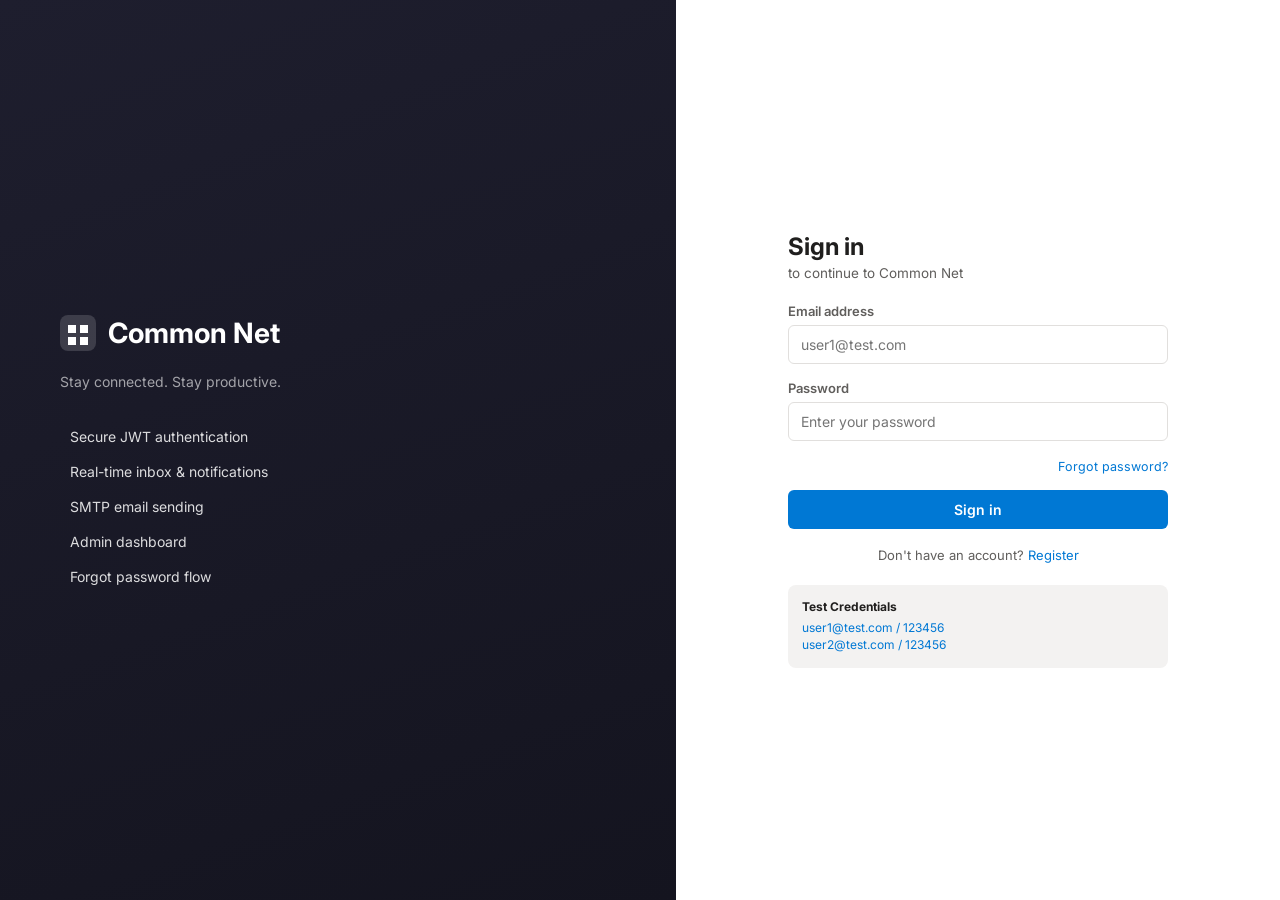
<file: frontend/index.html>
<!DOCTYPE html>
<html lang="en">
<head>
<meta charset="UTF-8">
<meta name="viewport" content="width=device-width, initial-scale=1.0">
<title>Common Net</title>
<link rel="stylesheet" href="css/style.css">
<link rel="stylesheet" href="css/theme.css">
<script src="js/theme.js"></script>
</head>
<body>
  <div class="empty-state" style="height:100vh;">
    <span class="spinner spinner-dark"></span>
  </div>
<script src="js/api.js"></script>
<script src="js/auth.js"></script>
<script>
  // Entry point — mirrors the root "/" route in the original React Router
  // setup: authenticated users land in their inbox (or admin dashboard),
  // everyone else is sent to the login page.
  const user = Auth.getUser();
  if (Auth.isLoggedIn()) {
    location.href = (user && user.role === 'admin') ? 'admin.html' : 'inbox.html';
  } else {
    location.href = 'login.html';
  }
</script>
</body>
</html>
</file>
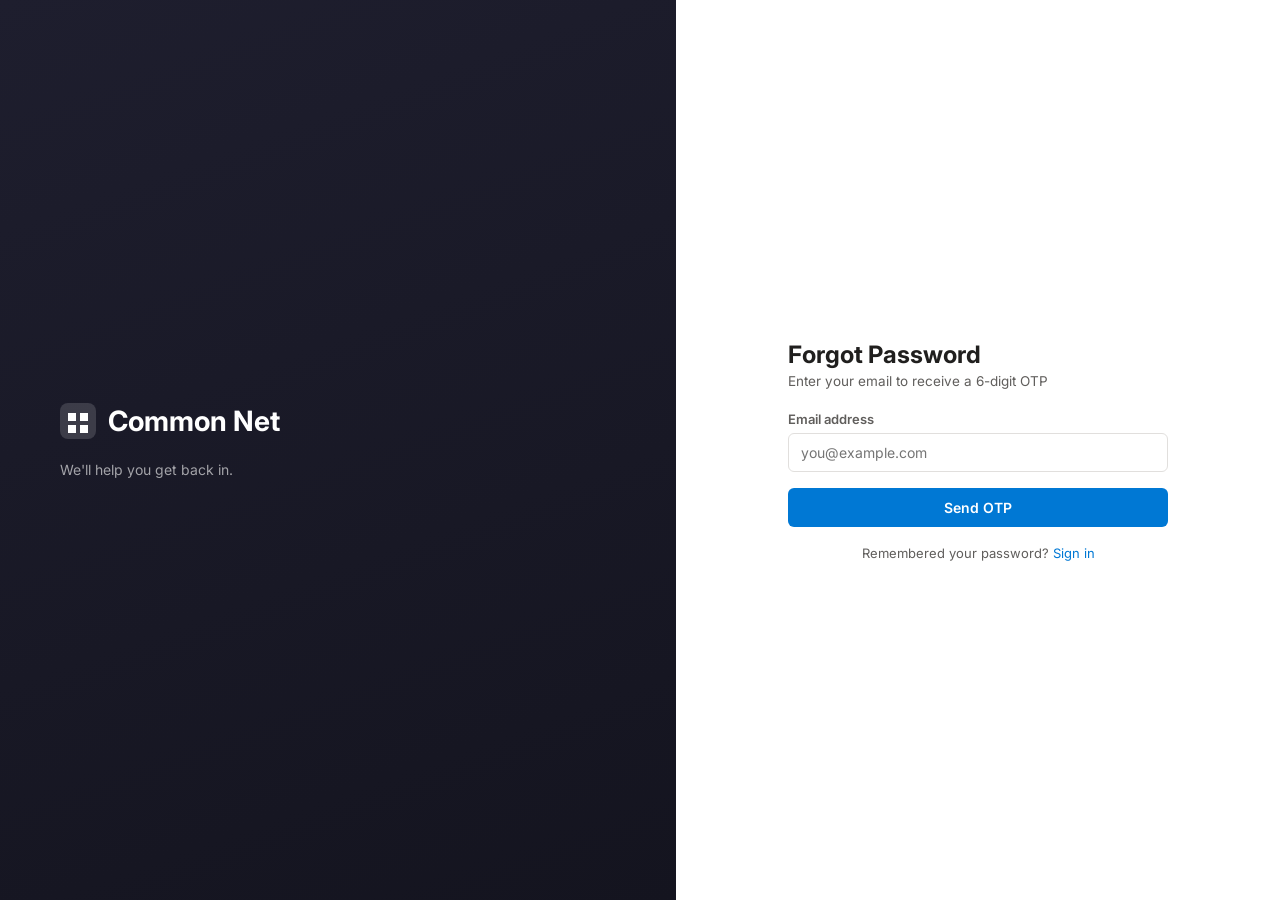
<file: frontend/forgot-password.html>
<!DOCTYPE html>
<html lang="en">
<head>
<meta charset="UTF-8">
<meta name="viewport" content="width=device-width, initial-scale=1.0">
<title>Forgot Password — Common Net</title>
<link rel="stylesheet" href="css/style.css">
<link rel="stylesheet" href="css/theme.css">
<script src="js/theme.js"></script>
<link rel="stylesheet" href="css/auth.css">
</head>
<body>
  <div class="mf-auth-page">
    <div class="mf-auth-left">
      <div class="mf-auth-brand">
        <svg width="36" height="36" viewBox="0 0 36 36" fill="none">
          <rect width="36" height="36" rx="8" fill="rgba(255,255,255,0.15)"/>
          <path d="M8 10h8v8H8zM20 10h8v8h-8zM8 22h8v8H8zM20 22h8v8h-8z" fill="white"/>
        </svg>
        <h1>Common Net</h1>
      </div>
      <p class="mf-auth-tagline">We'll help you get back in.</p>
    </div>

    <div class="mf-auth-right">
      <div class="mf-auth-card">
        <h2 id="fp-icon-title">Forgot Password</h2>
        <p class="subtitle" id="fp-subtitle">Enter your email to receive a 6-digit OTP</p>

        <div id="fp-error" class="mf-auth-error" style="display:none;"></div>
        <div id="fp-msg" class="mf-auth-success" style="display:none;"></div>

        <form id="fp-step-email">
          <div class="form-group">
            <label class="form-label">Email address</label>
            <input class="form-input" type="email" id="fp-email" placeholder="you@example.com" required>
          </div>
          <button type="submit" class="btn btn-primary" style="width:100%;padding:11px;">Send OTP</button>
        </form>

        <form id="fp-step-otp" style="display:none;">
          <div class="form-group">
            <label class="form-label">6-digit OTP</label>
            <input class="form-input" type="text" id="fp-otp" maxlength="6" placeholder="000000" required>
          </div>
          <button type="submit" class="btn btn-primary" style="width:100%;padding:11px;">Verify OTP</button>
        </form>

        <form id="fp-step-reset" style="display:none;">
          <div class="form-group">
            <label class="form-label">New password</label>
            <input class="form-input" type="password" id="fp-newpw" placeholder="Min. 6 characters" required>
          </div>
          <div class="form-group">
            <label class="form-label">Confirm new password</label>
            <input class="form-input" type="password" id="fp-confirmpw" placeholder="Repeat password" required>
          </div>
          <button type="submit" class="btn btn-primary" style="width:100%;padding:11px;">Reset Password</button>
        </form>

        <div id="fp-step-done" style="display:none;text-align:center;">
          <p style="font-size:40px;margin-bottom:8px;">\uD83C\uDF89</p>
          <p style="margin-bottom:18px;">Your password has been reset successfully.</p>
          <a class="btn btn-primary" href="login.html" style="display:block;padding:11px;">Go to Sign in</a>
        </div>

        <div class="mf-auth-divider">Remembered your password? <a href="login.html">Sign in</a></div>
      </div>
    </div>
  </div>

<script src="js/api.js"></script>
<script src="js/auth.js"></script>
<script>
  Auth.redirectIfLoggedIn();

  let email = '';
  let resetToken = '';

  function showError(msg) {
    const el = document.getElementById('fp-error');
    el.textContent = '\u26A0 ' + msg; el.style.display = 'block';
    document.getElementById('fp-msg').style.display = 'none';
  }
  function showMsg(msg) {
    const el = document.getElementById('fp-msg');
    el.textContent = msg; el.style.display = 'block';
    document.getElementById('fp-error').style.display = 'none';
  }
  function goToStep(step) {
    ['fp-step-email', 'fp-step-otp', 'fp-step-reset', 'fp-step-done'].forEach(id => {
      document.getElementById(id).style.display = id === step ? (step === 'fp-step-done' ? 'block' : 'block') : 'none';
    });
    const titles = {
      'fp-step-email': ['Forgot Password', 'Enter your email to receive a 6-digit OTP'],
      'fp-step-otp': ['Enter OTP', `Check your email (${email}) for the OTP`],
      'fp-step-reset': ['New Password', 'Create your new password'],
      'fp-step-done': ['Password Reset!', 'All set.'],
    };
    document.getElementById('fp-icon-title').textContent = titles[step][0];
    document.getElementById('fp-subtitle').textContent = titles[step][1];
  }

  document.getElementById('fp-step-email').addEventListener('submit', async (e) => {
    e.preventDefault();
    email = document.getElementById('fp-email').value.trim();
    try {
      await api.post('/auth/forgot-password', { email });
      showMsg('OTP sent — check your inbox.');
      goToStep('fp-step-otp');
    } catch (err) { showError(err.message || 'Failed to send OTP.'); }
  });

  document.getElementById('fp-step-otp').addEventListener('submit', async (e) => {
    e.preventDefault();
    const otp = document.getElementById('fp-otp').value.trim();
    try {
      const data = await api.post('/auth/verify-otp', { email, otp });
      resetToken = data.resetToken;
      goToStep('fp-step-reset');
    } catch (err) { showError(err.message || 'Invalid or expired OTP.'); }
  });

  document.getElementById('fp-step-reset').addEventListener('submit', async (e) => {
    e.preventDefault();
    const newPw = document.getElementById('fp-newpw').value;
    const confirmPw = document.getElementById('fp-confirmpw').value;
    if (newPw !== confirmPw) return showError('Passwords do not match.');
    if (newPw.length < 6) return showError('Password must be at least 6 characters.');
    try {
      await api.post('/auth/reset-password', { resetToken, newPassword: newPw });
      goToStep('fp-step-done');
    } catch (err) { showError(err.message || 'Failed to reset password.'); }
  });
</script>
</body>
</html>
</file>
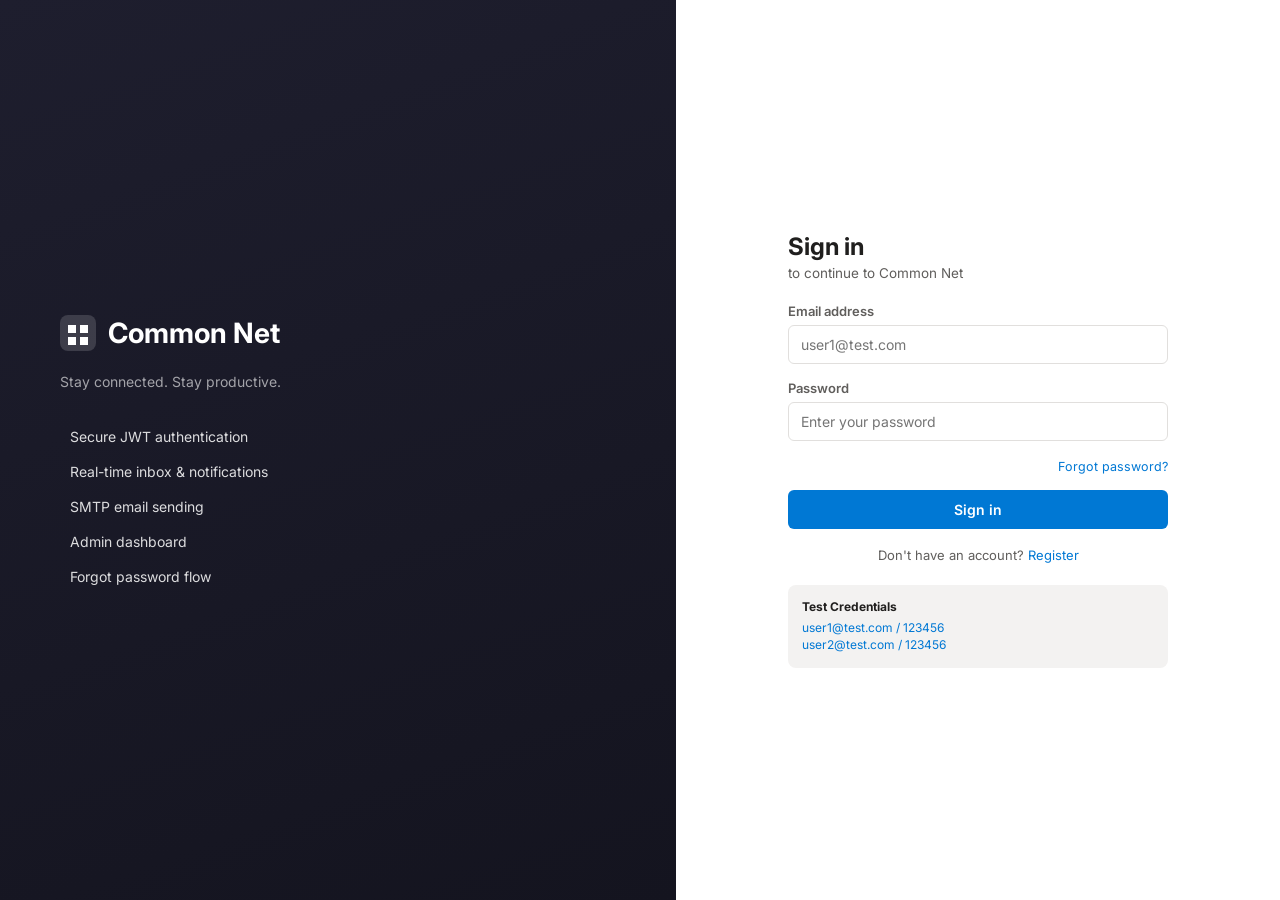
<file: frontend/login.html>
<!DOCTYPE html>
<html lang="en">
<head>
<meta charset="UTF-8">
<meta name="viewport" content="width=device-width, initial-scale=1.0">
<title>Sign in — Common Net</title>
<link rel="stylesheet" href="css/style.css">
<link rel="stylesheet" href="css/theme.css">
<script src="js/theme.js"></script>
<link rel="stylesheet" href="css/auth.css">
</head>
<body>
  <div class="mf-auth-page mf-login-page">
    <div class="mf-auth-left">
      <div class="mf-auth-brand">
        <svg width="36" height="36" viewBox="0 0 36 36" fill="none">
          <rect width="36" height="36" rx="8" fill="rgba(255,255,255,0.15)"/>
          <path d="M8 10h8v8H8zM20 10h8v8h-8zM8 22h8v8H8zM20 22h8v8h-8z" fill="white"/>
        </svg>
        <h1>Common Net</h1>
      </div>
      <p class="mf-auth-tagline">Stay connected. Stay productive.</p>
      <div class="mf-auth-feature"><span class="check"></span><span>Secure JWT authentication</span></div>
      <div class="mf-auth-feature"><span class="check"></span><span>Real-time inbox &amp; notifications</span></div>
      <div class="mf-auth-feature"><span class="check"></span><span>SMTP email sending</span></div>
      <div class="mf-auth-feature"><span class="check"></span><span>Admin dashboard</span></div>
      <div class="mf-auth-feature"><span class="check"></span><span>Forgot password flow</span></div>
    </div>

    <div class="mf-auth-right">
      <div class="mf-auth-card">
        <h2>Sign in</h2>
        <p class="subtitle">to continue to Common Net</p>

        <div id="login-error" class="mf-auth-error" style="display:none;"></div>

        <form id="login-form">
          <div class="form-group">
            <label class="form-label">Email address</label>
            <input class="form-input" type="email" id="login-email" placeholder="user1@test.com" required>
          </div>
          <div class="form-group">
            <label class="form-label">Password</label>
            <input class="form-input" type="password" id="login-password" placeholder="Enter your password" required>
          </div>
          <div style="text-align:right;margin-bottom:16px;">
            <a class="mf-forgot-link" href="forgot-password.html">Forgot password?</a>
          </div>
          <button type="submit" class="btn btn-primary" id="login-submit" style="width:100%;padding:11px;">Sign in</button>
        </form>

        <div class="mf-auth-divider">Don't have an account? <a href="register.html">Register</a></div>

        <div class="mf-auth-hints">
          <p class="mf-auth-hints-title">Test Credentials</p>
          <p class="mf-auth-hint" data-email="user1@test.com" data-pass="123456">user1@test.com / 123456</p>
          <p class="mf-auth-hint" data-email="user2@test.com" data-pass="123456">user2@test.com / 123456</p>
        </div>
      </div>
    </div>
  </div>

<script src="js/api.js"></script>
<script src="js/auth.js"></script>
<script>
  Auth.redirectIfLoggedIn();

  document.querySelectorAll('.mf-auth-hint').forEach(el => {
    el.onclick = () => {
      document.getElementById('login-email').value = el.dataset.email;
      document.getElementById('login-password').value = el.dataset.pass;
    };
  });

  document.getElementById('login-form').addEventListener('submit', async (e) => {
    e.preventDefault();
    const errEl = document.getElementById('login-error');
    const submitBtn = document.getElementById('login-submit');
    errEl.style.display = 'none';
    submitBtn.disabled = true;
    submitBtn.innerHTML = '<span class="spinner"></span>';
    try {
      const email = document.getElementById('login-email').value.trim();
      const password = document.getElementById('login-password').value;
      const data = await api.post('/auth/login', { email, password });
      Auth.setSession(data.token, data.user);
      location.href = data.user.role === 'admin' ? 'admin.html' : 'inbox.html';
    } catch (err) {
      errEl.textContent = '\u26A0 ' + (err.message || 'Login failed. Please try again.');
      errEl.style.display = 'block';
      submitBtn.disabled = false;
      submitBtn.textContent = 'Sign in';
    }
  });
</script>
</body>
</html>
</file>
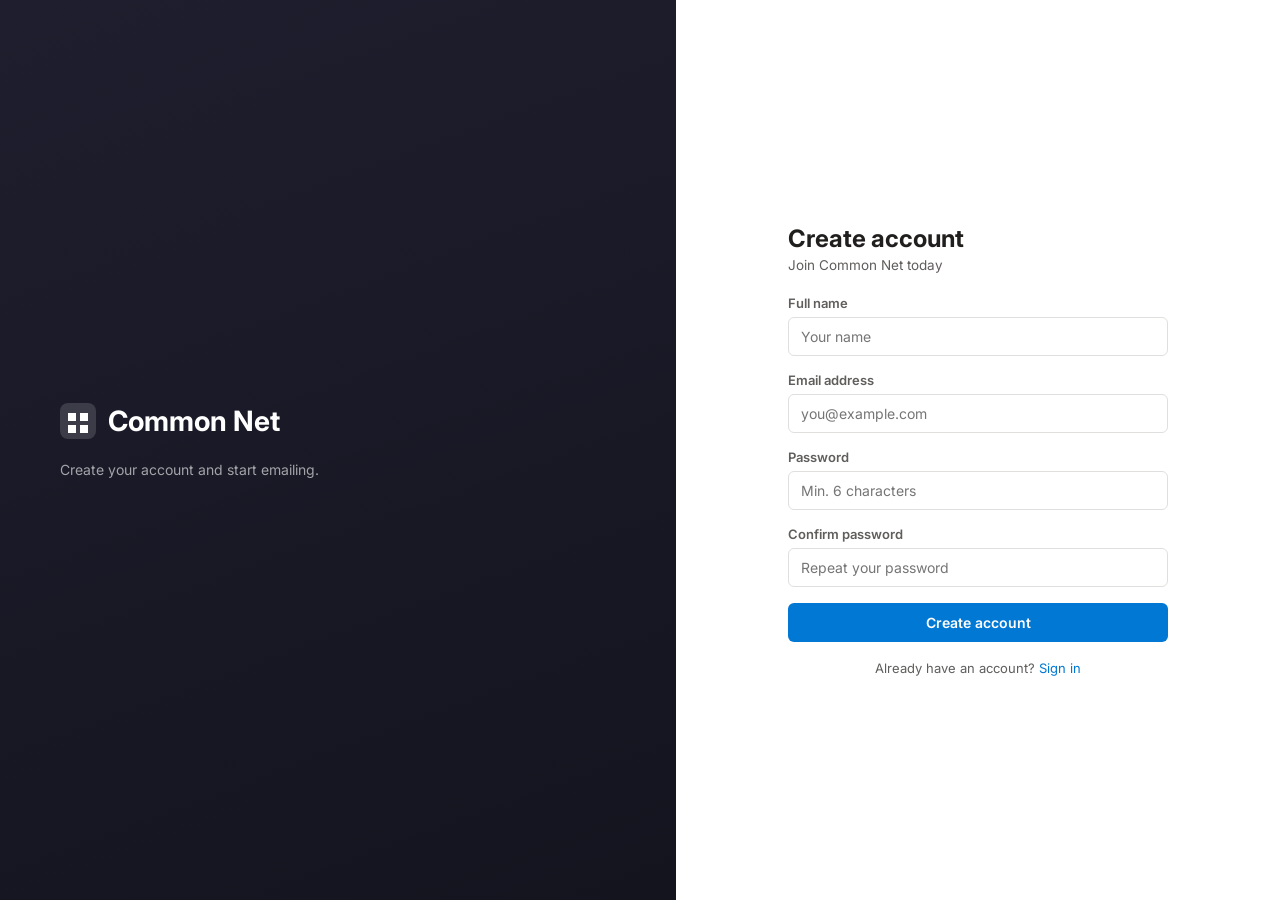
<file: frontend/register.html>
<!DOCTYPE html>
<html lang="en">
<head>
<meta charset="UTF-8">
<meta name="viewport" content="width=device-width, initial-scale=1.0">
<title>Register — Common Net</title>
<link rel="stylesheet" href="css/style.css">
<link rel="stylesheet" href="css/theme.css">
<script src="js/theme.js"></script>
<link rel="stylesheet" href="css/auth.css">
</head>
<body>
  <div class="mf-auth-page">
    <div class="mf-auth-left">
      <div class="mf-auth-brand">
        <svg width="36" height="36" viewBox="0 0 36 36" fill="none">
          <rect width="36" height="36" rx="8" fill="rgba(255,255,255,0.15)"/>
          <path d="M8 10h8v8H8zM20 10h8v8h-8zM8 22h8v8H8zM20 22h8v8h-8z" fill="white"/>
        </svg>
        <h1>Common Net</h1>
      </div>
      <p class="mf-auth-tagline">Create your account and start emailing.</p>
    </div>

    <div class="mf-auth-right">
      <div class="mf-auth-card">
        <h2>Create account</h2>
        <p class="subtitle">Join Common Net today</p>

        <div id="reg-error" class="mf-auth-error" style="display:none;"></div>

        <form id="reg-form">
          <div class="form-group">
            <label class="form-label">Full name</label>
            <input class="form-input" type="text" id="reg-name" placeholder="Your name" required>
          </div>
          <div class="form-group">
            <label class="form-label">Email address</label>
            <input class="form-input" type="email" id="reg-email" placeholder="you@example.com" required>
          </div>
          <div class="form-group">
            <label class="form-label">Password</label>
            <input class="form-input" type="password" id="reg-password" placeholder="Min. 6 characters" required>
          </div>
          <div class="form-group">
            <label class="form-label">Confirm password</label>
            <input class="form-input" type="password" id="reg-confirm" placeholder="Repeat your password" required>
          </div>
          <button type="submit" class="btn btn-primary" id="reg-submit" style="width:100%;padding:11px;">Create account</button>
        </form>

        <div class="mf-auth-divider">Already have an account? <a href="login.html">Sign in</a></div>
      </div>
    </div>
  </div>

<script src="js/api.js"></script>
<script src="js/auth.js"></script>
<script>
  Auth.redirectIfLoggedIn();

  document.getElementById('reg-form').addEventListener('submit', async (e) => {
    e.preventDefault();
    const errEl = document.getElementById('reg-error');
    const submitBtn = document.getElementById('reg-submit');
    errEl.style.display = 'none';

    const name = document.getElementById('reg-name').value.trim();
    const email = document.getElementById('reg-email').value.trim();
    const password = document.getElementById('reg-password').value;
    const confirm = document.getElementById('reg-confirm').value;

    if (password !== confirm) {
      errEl.textContent = '\u26A0 Passwords do not match.';
      errEl.style.display = 'block';
      return;
    }
    if (password.length < 6) {
      errEl.textContent = '\u26A0 Password must be at least 6 characters.';
      errEl.style.display = 'block';
      return;
    }

    submitBtn.disabled = true;
    submitBtn.innerHTML = '<span class="spinner"></span>';
    try {
      const data = await api.post('/auth/register', { name, email, password });
      Auth.setSession(data.token, data.user);
      location.href = 'inbox.html';
    } catch (err) {
      errEl.textContent = '\u26A0 ' + (err.message || 'Registration failed.');
      errEl.style.display = 'block';
      submitBtn.disabled = false;
      submitBtn.textContent = 'Create account';
    }
  });
</script>
</body>
</html>
</file>
<file: frontend/css/style.css>
@import url('https://fonts.googleapis.com/css2?family=Inter:wght@300;400;500;600;700&display=swap');

*, *::before, *::after { box-sizing: border-box; margin: 0; padding: 0; }

:root {
  --ms-blue:           #0078d4;
  --ms-blue-dark:      #005a9e;
  --ms-blue-light:     #deecf9;
  --ms-sidebar-bg:     #1e1e2e;
  --ms-list-bg:        #f3f2f1;
  --ms-border:         #e1dfdd;
  --ms-text-primary:   #201f1e;
  --ms-text-secondary: #605e5c;
  --ms-text-muted:     #a19f9d;
  --ms-danger:         #d13438;
  --ms-success:        #107c10;
  --ms-warning:        #ffb900;
  --font-main:         'Inter', 'Segoe UI', -apple-system, BlinkMacSystemFont, sans-serif;
}

html, body {
  height: 100%;
  font-family: var(--font-main);
  color: var(--ms-text-primary);
  background: var(--ms-list-bg);
  font-size: 14px;
  -webkit-font-smoothing: antialiased;
  -moz-osx-font-smoothing: grayscale;
}
button, input, textarea, select { font-family: var(--font-main); }
a { color: var(--ms-blue); text-decoration: none; }
button { cursor: pointer; }

::-webkit-scrollbar         { width: 5px; height: 5px; }
::-webkit-scrollbar-track   { background: transparent; }
::-webkit-scrollbar-thumb   { background: #c8c6c4; border-radius: 3px; }
::-webkit-scrollbar-thumb:hover { background: #a19f9d; }

@keyframes slideIn  { from { opacity:0; transform:translateX(10px); }  to { opacity:1; transform:translateX(0); } }
@keyframes slideUp  { from { opacity:0; transform:translateY(14px); }  to { opacity:1; transform:translateY(0); } }
@keyframes fadeIn   { from { opacity:0; }                              to { opacity:1; } }
@keyframes spin     {                                                   to { transform:rotate(360deg); } }
@keyframes pulse    { 0%,100% { opacity:1; } 50% { opacity:0.45; } }
@keyframes bounceIn { 0% { transform:scale(0.85); opacity:0; } 60% { transform:scale(1.04); } 100% { transform:scale(1); opacity:1; } }

.email-html-body {
  font-size: 15px;
  line-height: 1.7;
  color: var(--ms-text-primary);
  word-break: break-word;
}
.email-html-body p  { margin-bottom: 6px; }
.email-html-body h1 { font-size: 1.5em; font-weight: 700; margin-bottom: 8px; }
.email-html-body h2 { font-size: 1.25em; font-weight: 600; margin-bottom: 8px; }
.email-html-body a  { color: var(--ms-blue); }
.email-html-body ul,
.email-html-body ol { padding-left: 20px; margin-bottom: 8px; }
.email-html-body blockquote {
  border-left: 3px solid #c8c6c4;
  padding-left: 12px;
  color: var(--ms-text-secondary);
  margin: 8px 0;
}

:focus-visible { outline: 2px solid var(--ms-blue); outline-offset: 2px; }

.nav-item:hover            { background: rgba(255,255,255,0.08) !important; }
.email-item:hover          { background: #f3f2f1 !important; }
.folder-item:hover         { background: rgba(255,255,255,0.10) !important; }
.folder-item:hover .folder-actions { opacity: 1 !important; }
.att-card:hover            { background: #edebe9 !important; box-shadow: 0 2px 8px rgba(0,0,0,0.1) !important; }
.account-row:hover         { background: #f3f2f1; }
.sugg-item:hover           { background: #f3f2f1; }

/* ── Shared layout shell (used by every page except auth) ────────────────── */
.mf-app { display: flex; height: 100vh; overflow: hidden; }
.mf-main { flex: 1; display: flex; flex-direction: column; min-width: 0; background: white; }

/* ── Buttons ──────────────────────────────────────────────────────────────── */
.btn {
  display: inline-flex; align-items: center; justify-content: center; gap: 6px;
  padding: 9px 18px; border-radius: 6px; border: none; font-size: 14px; font-weight: 600;
  transition: background .15s, transform .1s;
}
.btn:active { transform: scale(0.98); }
.btn-primary { background: var(--ms-blue); color: white; }
.btn-primary:hover { background: var(--ms-blue-dark); }
.btn-secondary { background: white; border: 1px solid var(--ms-border); color: var(--ms-text-primary); }
.btn-secondary:hover { background: #f3f2f1; }
.btn-danger { background: var(--ms-danger); color: white; }
.btn-danger:hover { background: #a4262c; }
.btn-icon { background: transparent; border: none; padding: 6px; border-radius: 4px; font-size: 16px; }
.btn-icon:hover { background: rgba(0,0,0,0.06); }
.btn:disabled { opacity: 0.6; cursor: not-allowed; }

.form-group { margin-bottom: 16px; }
.form-label { display: block; font-size: 13px; font-weight: 600; margin-bottom: 6px; color: var(--ms-text-secondary); }
.form-input, .form-select, .form-textarea {
  width: 100%; padding: 10px 12px; border: 1px solid var(--ms-border); border-radius: 6px;
  font-size: 14px; color: var(--ms-text-primary); background: white;
}
.form-input:focus, .form-select:focus, .form-textarea:focus { border-color: var(--ms-blue); outline: none; }
.form-error { color: var(--ms-danger); font-size: 13px; margin-top: 6px; }
.form-hint  { color: var(--ms-text-muted); font-size: 12px; margin-top: 6px; }

.spinner {
  width: 18px; height: 18px; border: 2px solid rgba(255,255,255,0.4);
  border-top-color: white; border-radius: 50%; animation: spin 0.7s linear infinite; display: inline-block;
}
.spinner-dark { border-color: rgba(0,0,0,0.15); border-top-color: var(--ms-blue); }

.badge {
  display: inline-flex; align-items: center; justify-content: center; min-width: 18px; height: 18px;
  padding: 0 5px; border-radius: 9px; font-size: 11px; font-weight: 700; background: var(--ms-danger); color: white;
}

.empty-state { display:flex; flex-direction:column; align-items:center; justify-content:center; height:100%; color: var(--ms-text-muted); gap: 8px; padding: 40px; text-align: center; }
.empty-state .empty-icon { font-size: 48px; opacity: .6; }

.toast-container { position: fixed; top: 16px; right: 16px; z-index: 9999; display: flex; flex-direction: column; gap: 8px; }
.toast {
  min-width: 260px; max-width: 360px; padding: 12px 16px; border-radius: 8px; color: white;
  font-size: 13px; font-weight: 500; box-shadow: 0 4px 16px rgba(0,0,0,0.18); animation: slideIn .2s ease-out;
  display: flex; align-items: center; gap: 8px;
}
.toast-success { background: var(--ms-success); }
.toast-error   { background: var(--ms-danger); }
.toast-info    { background: var(--ms-blue); }

.modal-overlay {
  position: fixed; inset: 0; background: rgba(0,0,0,0.35); display: flex; align-items: center; justify-content: center;
  z-index: 1000; animation: fadeIn .15s ease-out;
}
.modal-card { background: white; border-radius: 10px; box-shadow: 0 8px 32px rgba(0,0,0,0.2); animation: bounceIn .2s ease-out; }

.avatar {
  width: 34px; height: 34px; border-radius: 50%; background: var(--ms-blue); color: white;
  display: flex; align-items: center; justify-content: center; font-weight: 600; font-size: 13px;
  overflow: hidden; flex-shrink: 0;
}
.avatar img { width: 100%; height: 100%; object-fit: cover; }
</file>
<file: frontend/css/theme.css>
/* Common Net theme support - additive styles only */
html.dark-theme,
body.dark-theme {
  --ms-list-bg: #12151b;
  --ms-border: #343a46;
  --ms-text-primary: #f1f3f5;
  --ms-text-secondary: #b8c0cc;
  --ms-text-muted: #8993a3;
  --ms-blue-light: #20364d;
  background: var(--ms-list-bg);
  color: var(--ms-text-primary);
}

body.dark-theme .mf-main { background: #181c23; }
body.dark-theme .mf-toolbar,
body.dark-theme .modal-card,
body.dark-theme .settings-card,
body.dark-theme .admin-nav,
body.dark-theme .stat-card,
body.dark-theme .admin-table,
body.dark-theme .suggest-dropdown,
body.dark-theme .schedule-popover,
body.dark-theme .user-menu,
body.dark-theme .notif-panel {
  background: #1c2129;
  color: var(--ms-text-primary);
}

body.dark-theme .mf-email-list { background: #181c23; }
body.dark-theme .email-item.selected { background: #20364d; }
body.dark-theme .email-item:hover,
body.dark-theme .account-row:hover,
body.dark-theme .sugg-item:hover { background: #242a33 !important; }
body.dark-theme .att-card,
body.dark-theme .compose-att-chip,
body.dark-theme .mf-search-box input,
body.dark-theme .signature-preview,
body.dark-theme .mf-auth-hints { background: #20252e; }
body.dark-theme .btn-secondary {
  background: #252b34;
  color: var(--ms-text-primary);
}
body.dark-theme .btn-secondary:hover { background: #303742; }
body.dark-theme .btn-icon:hover { background: rgba(255,255,255,.08); }

body.dark-theme .form-input,
body.dark-theme .form-select,
body.dark-theme .form-textarea {
  background: #20252e;
  color: var(--ms-text-primary);
  border-color: var(--ms-border);
}
body.dark-theme .compose-field-row input,
body.dark-theme .compose-subject input,
body.dark-theme .compose-body textarea,
body.dark-theme .compose-editor {
  background: #1c2129;
  color: var(--ms-text-primary);
}
body.dark-theme .cal-event { background: #20364d; color: #8fc7ff; }
body.dark-theme .cal-cell.today { background: #20364d; }
body.dark-theme .cal-event.holiday,
body.dark-theme .recall-banner,
body.dark-theme .mf-auth-error,
body.dark-theme .role-badge.admin,
body.dark-theme .status-badge.suspended { background: #42262b; }
body.dark-theme .role-badge.user { background: #20364d; }
body.dark-theme .status-badge.active { background: #203d2a; }
body.dark-theme .admin-table th { background: #20252e; }
body.dark-theme .admin-table tr:hover td { background: #242a33; }
body.dark-theme .admin-nav-btn.active { background: #20364d; }
body.dark-theme .user-menu-item:hover { background: #242a33; }
body.dark-theme .switch .slider { background: #59616e; }
body.dark-theme .modal-overlay { background: rgba(0,0,0,.62); }
body.dark-theme ::-webkit-scrollbar-thumb { background: #4a5260; }
body.dark-theme ::-webkit-scrollbar-thumb:hover { background: #626c7b; }

/* Authentication pages */
body.dark-theme .mf-auth-right { background: #181c23; }
body.dark-theme .mf-auth-card { color: var(--ms-text-primary); }
body.dark-theme .mf-auth-success { background: #203d2a; }
body.dark-theme .mf-auth-hints { color: var(--ms-text-primary); }

/* Accessible, responsive theme control */
.mf-theme-toggle {
  display: inline-flex;
  align-items: center;
  justify-content: center;
  gap: 6px;
  min-height: 34px;
  border: 1px solid rgba(255,255,255,.16);
  border-radius: 7px;
  padding: 6px 10px;
  background: rgba(255,255,255,.08);
  color: white;
  font: 600 12px/1 var(--font-main);
  cursor: pointer;
  transition: background .15s, border-color .15s;
}
.mf-theme-toggle:hover { background: rgba(255,255,255,.14); }
.mf-theme-toggle:focus-visible { outline: 2px solid var(--ms-blue); outline-offset: 2px; }

.mf-theme-toggle.auth-theme-toggle {
  position: fixed;
  top: 18px;
  right: 18px;
  z-index: 100;
  background: rgba(0,0,0,.08);
  color: var(--ms-text-primary);
  border-color: var(--ms-border);
}
body.dark-theme .mf-theme-toggle.auth-theme-toggle {
  background: #252b34;
  color: var(--ms-text-primary);
}
@media (max-width: 640px) {
  .mf-theme-toggle.auth-theme-toggle { top: 12px; right: 12px; }
}
</file>
<file: frontend/css/auth.css>
.mf-auth-page { display: flex; min-height: 100vh; }
.mf-auth-left {
  flex: 1; background: linear-gradient(160deg, var(--ms-sidebar-bg), #14141f); color: white;
  display: flex; flex-direction: column; justify-content: center; padding: 60px; gap: 18px;
}
.mf-auth-brand { display: flex; align-items: center; gap: 12px; margin-bottom: 14px; }
.mf-auth-brand h1 { font-size: 28px; font-weight: 700; }
.mf-auth-tagline { color: rgba(255,255,255,0.6); font-size: 14px; margin-top: -10px; margin-bottom: 20px; }
.mf-auth-feature { display: flex; align-items: center; gap: 10px; font-size: 14px; color: rgba(255,255,255,0.85); }
.mf-auth-feature .check { color: #6bcf6b; font-weight: 700; }

.mf-auth-right { flex: 1; display: flex; align-items: center; justify-content: center; padding: 24px; background: white; }
.mf-auth-card { width: 100%; max-width: 380px; }
.mf-auth-card h2 { font-size: 24px; font-weight: 700; margin-bottom: 4px; }
.mf-auth-card .subtitle { color: var(--ms-text-secondary); font-size: 13.5px; margin-bottom: 22px; }
.mf-auth-error { background: #fde7e9; color: var(--ms-danger); padding: 10px 14px; border-radius: 6px; font-size: 13px; margin-bottom: 16px; }
.mf-auth-success { background: #dff6dd; color: var(--ms-success); padding: 10px 14px; border-radius: 6px; font-size: 13px; margin-bottom: 16px; }
.mf-forgot-link { font-size: 12.5px; color: var(--ms-blue); }
.mf-auth-divider { text-align: center; margin-top: 18px; font-size: 13px; color: var(--ms-text-secondary); }
.mf-auth-hints { margin-top: 22px; padding: 14px; background: var(--ms-list-bg); border-radius: 8px; }
.mf-auth-hints-title { font-size: 12px; font-weight: 700; margin-bottom: 6px; }
.mf-auth-hint { font-size: 12px; color: var(--ms-blue); cursor: pointer; margin-bottom: 2px; }

@media (max-width: 800px) {
  .mf-auth-left { display: none; }
}
</file>
